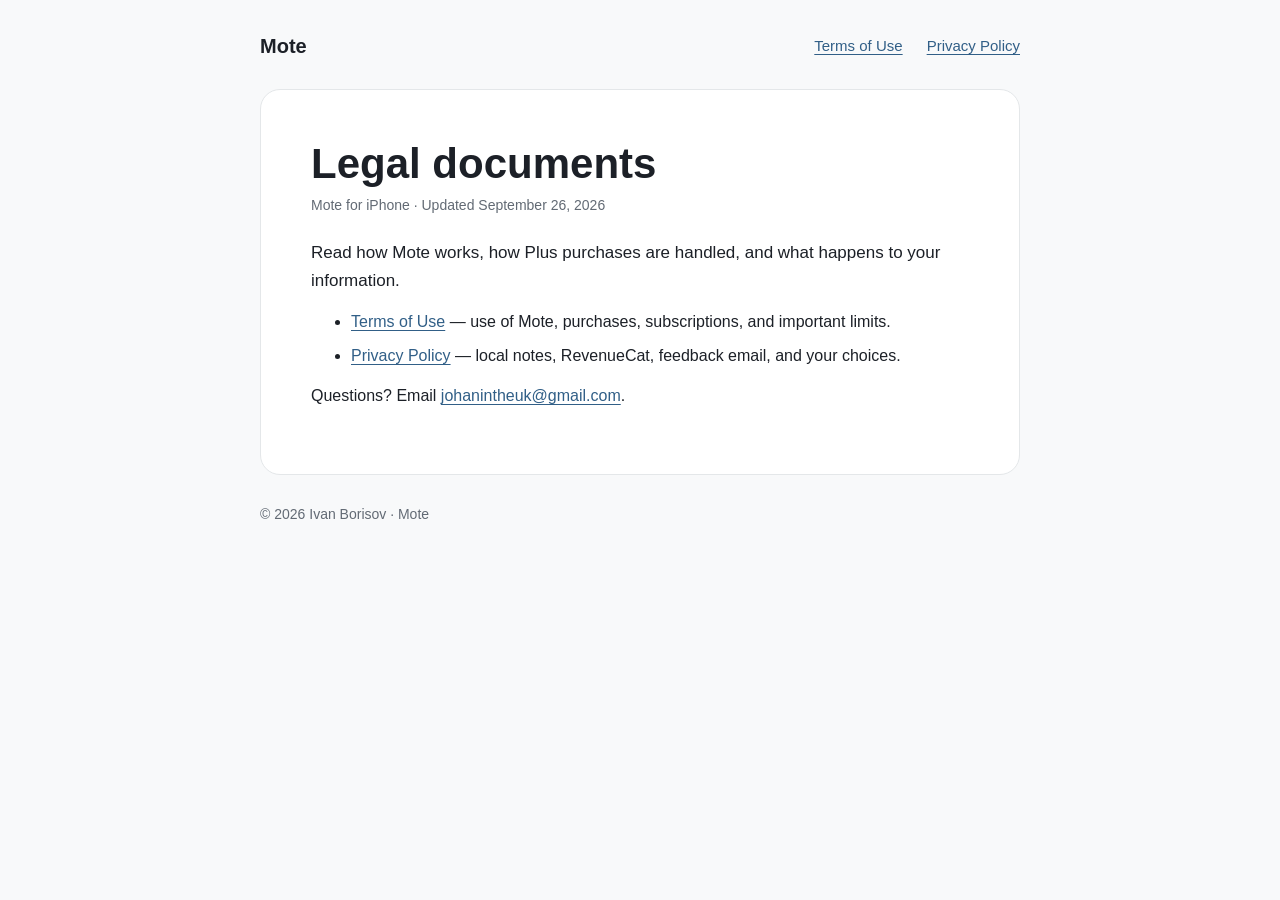
<file: index.html>
<!doctype html>
<html lang="en">
<head>
  <meta charset="utf-8">
  <meta name="viewport" content="width=device-width, initial-scale=1">
  <title>Mote · Legal</title>
  <meta name="description" content="Terms of Use and Privacy Policy for the Mote iPhone app.">
  <link rel="stylesheet" href="styles.css">
</head>
<body>
  <header><nav aria-label="Legal navigation"><a class="brand" href="./">Mote</a><a href="terms.html">Terms of Use</a><a href="privacy.html">Privacy Policy</a></nav></header>
  <main>
    <h1>Legal documents</h1>
    <p class="meta">Mote for iPhone · Updated September 26, 2026</p>
    <p class="intro">Read how Mote works, how Plus purchases are handled, and what happens to your information.</p>
    <ul>
      <li><a href="terms.html">Terms of Use</a> — use of Mote, purchases, subscriptions, and important limits.</li>
      <li><a href="privacy.html">Privacy Policy</a> — local notes, RevenueCat, feedback email, and your choices.</li>
    </ul>
    <p>Questions? Email <a href="mailto:johanintheuk@gmail.com">johanintheuk@gmail.com</a>.</p>
  </main>
  <footer><p>© 2026 Ivan Borisov · Mote</p></footer>
</body>
</html>
</file>
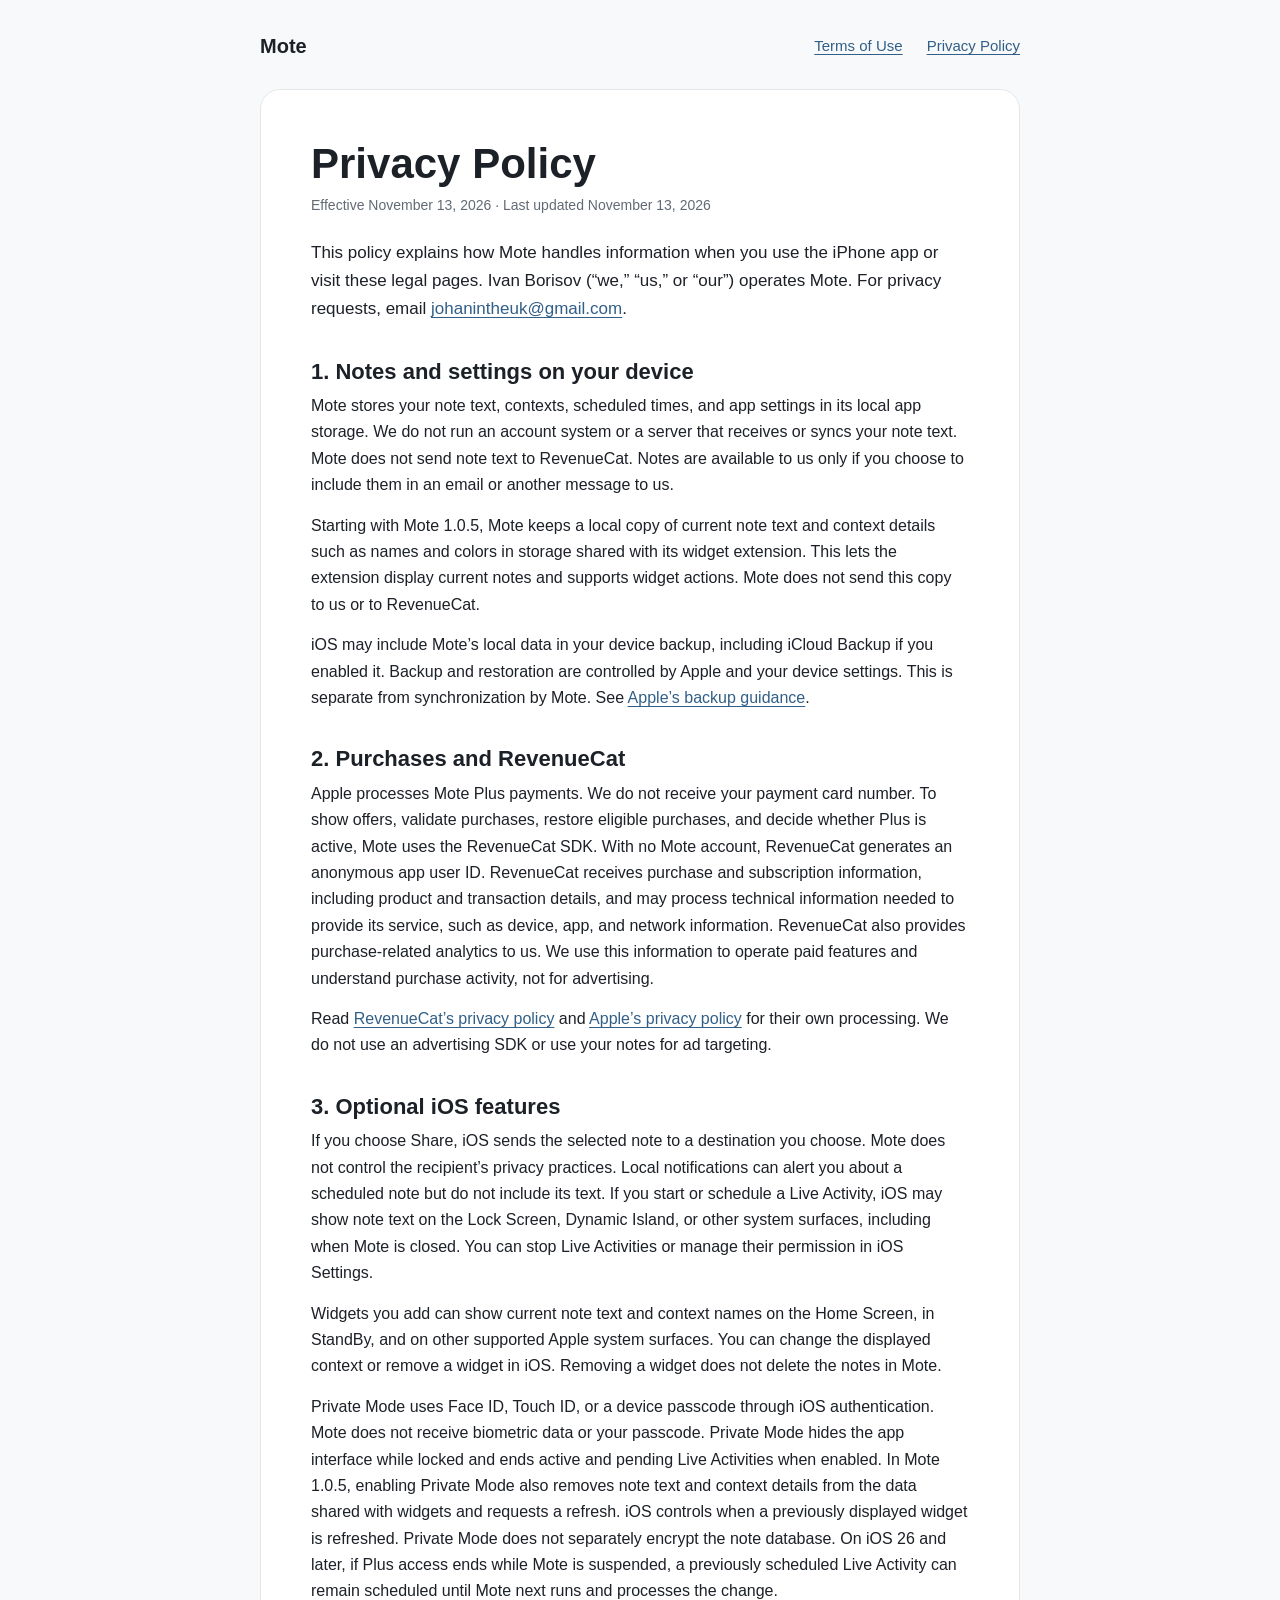
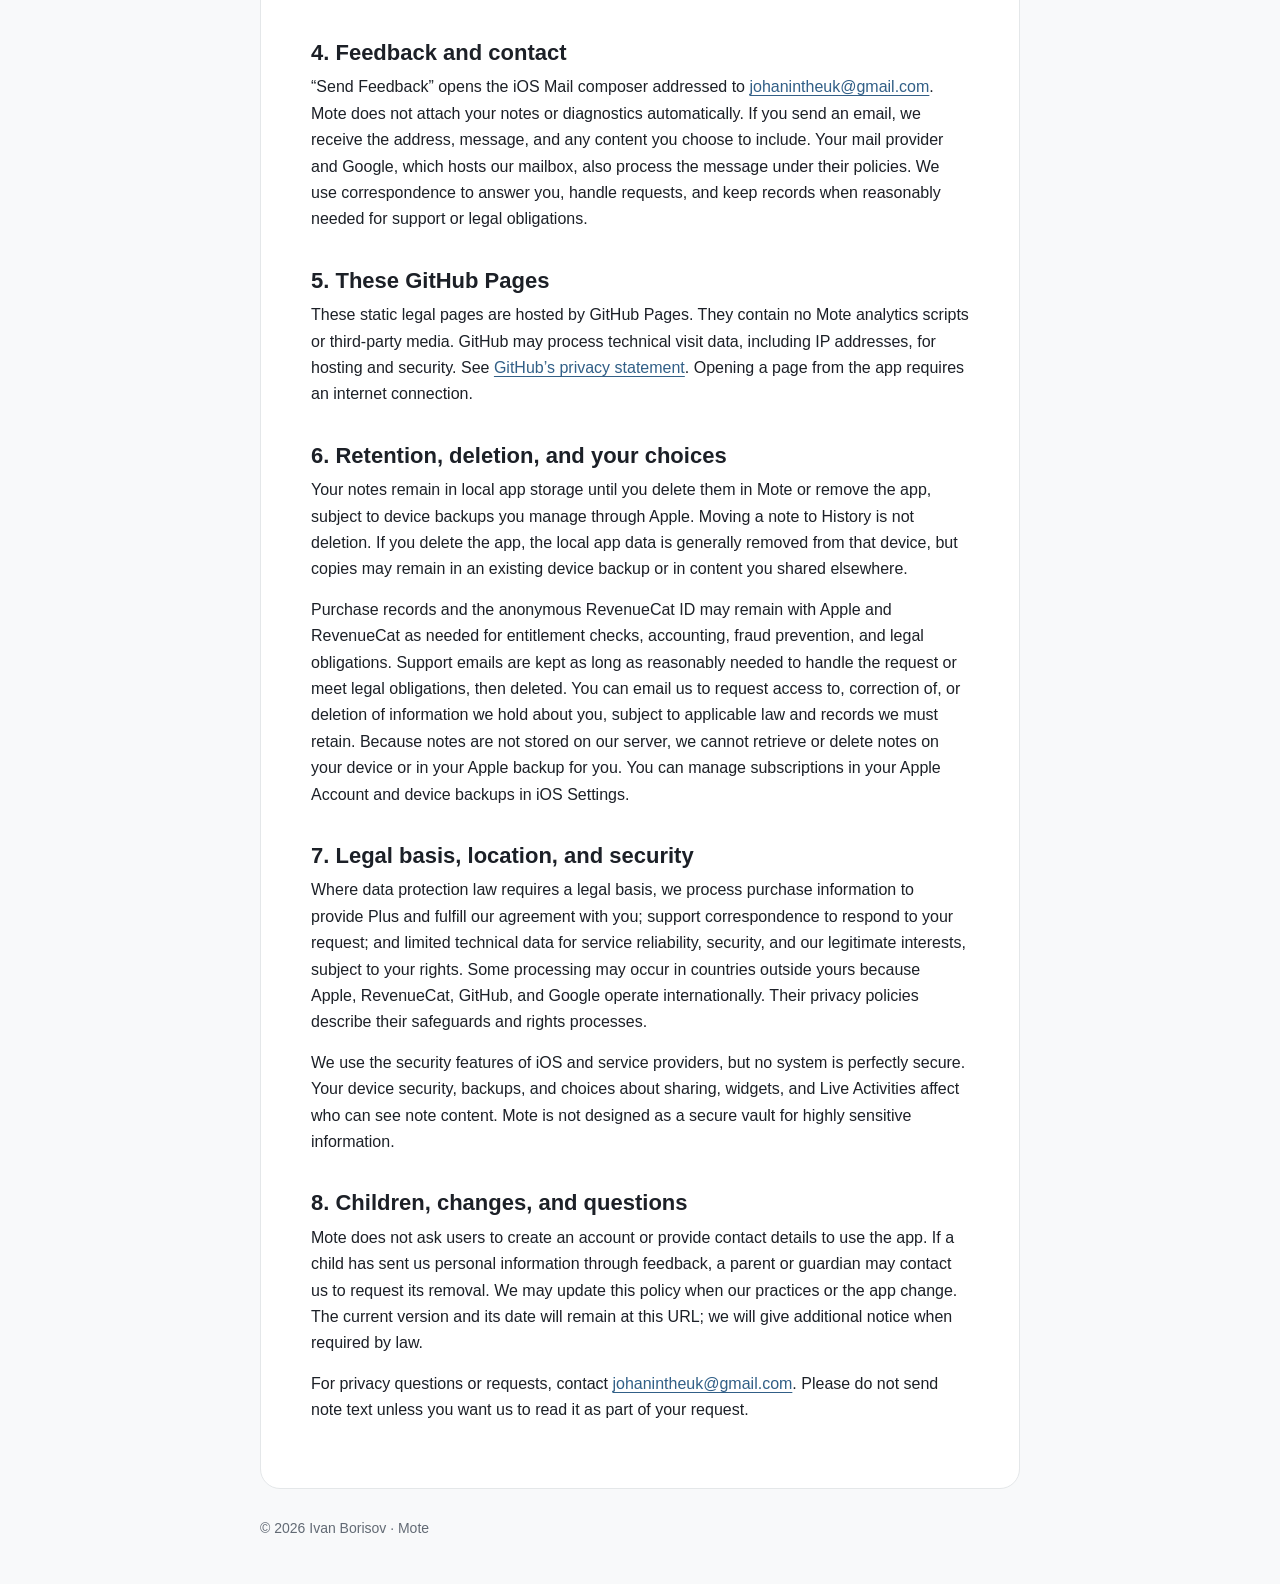
<file: privacy.html>
<!doctype html>
<html lang="en">
<head>
  <meta charset="utf-8">
  <meta name="viewport" content="width=device-width, initial-scale=1">
  <title>Privacy Policy · Mote</title>
  <meta name="description" content="Privacy Policy for the Mote iPhone app.">
  <link rel="stylesheet" href="styles.css">
</head>
<body>
  <header><nav aria-label="Legal navigation"><a class="brand" href="./">Mote</a><a href="terms.html">Terms of Use</a><a href="privacy.html" aria-current="page">Privacy Policy</a></nav></header>
  <main>
    <h1>Privacy Policy</h1>
    <p class="meta">Effective November 13, 2026 · Last updated November 13, 2026</p>
    <p class="intro">This policy explains how Mote handles information when you use the iPhone app or visit these legal pages. Ivan Borisov (“we,” “us,” or “our”) operates Mote. For privacy requests, email <a href="mailto:johanintheuk@gmail.com">johanintheuk@gmail.com</a>.</p>

    <h2>1. Notes and settings on your device</h2>
    <p>Mote stores your note text, contexts, scheduled times, and app settings in its local app storage. We do not run an account system or a server that receives or syncs your note text. Mote does not send note text to RevenueCat. Notes are available to us only if you choose to include them in an email or another message to us.</p>
    <p>Starting with Mote 1.0.5, Mote keeps a local copy of current note text and context details such as names and colors in storage shared with its widget extension. This lets the extension display current notes and supports widget actions. Mote does not send this copy to us or to RevenueCat.</p>
    <p>iOS may include Mote’s local data in your device backup, including iCloud Backup if you enabled it. Backup and restoration are controlled by Apple and your device settings. This is separate from synchronization by Mote. See <a href="https://support.apple.com/guide/iphone/back-up-iphone-iph3ecf67d29/ios">Apple’s backup guidance</a>.</p>

    <h2>2. Purchases and RevenueCat</h2>
    <p>Apple processes Mote Plus payments. We do not receive your payment card number. To show offers, validate purchases, restore eligible purchases, and decide whether Plus is active, Mote uses the RevenueCat SDK. With no Mote account, RevenueCat generates an anonymous app user ID. RevenueCat receives purchase and subscription information, including product and transaction details, and may process technical information needed to provide its service, such as device, app, and network information. RevenueCat also provides purchase-related analytics to us. We use this information to operate paid features and understand purchase activity, not for advertising.</p>
    <p>Read <a href="https://www.revenuecat.com/privacy-policy/">RevenueCat’s privacy policy</a> and <a href="https://www.apple.com/legal/privacy/">Apple’s privacy policy</a> for their own processing. We do not use an advertising SDK or use your notes for ad targeting.</p>

    <h2>3. Optional iOS features</h2>
    <p>If you choose Share, iOS sends the selected note to a destination you choose. Mote does not control the recipient’s privacy practices. Local notifications can alert you about a scheduled note but do not include its text. If you start or schedule a Live Activity, iOS may show note text on the Lock Screen, Dynamic Island, or other system surfaces, including when Mote is closed. You can stop Live Activities or manage their permission in iOS Settings.</p>
    <p>Widgets you add can show current note text and context names on the Home Screen, in StandBy, and on other supported Apple system surfaces. You can change the displayed context or remove a widget in iOS. Removing a widget does not delete the notes in Mote.</p>
    <p>Private Mode uses Face ID, Touch ID, or a device passcode through iOS authentication. Mote does not receive biometric data or your passcode. Private Mode hides the app interface while locked and ends active and pending Live Activities when enabled. In Mote 1.0.5, enabling Private Mode also removes note text and context details from the data shared with widgets and requests a refresh. iOS controls when a previously displayed widget is refreshed. Private Mode does not separately encrypt the note database. On iOS 26 and later, if Plus access ends while Mote is suspended, a previously scheduled Live Activity can remain scheduled until Mote next runs and processes the change.</p>

    <h2>4. Feedback and contact</h2>
    <p>“Send Feedback” opens the iOS Mail composer addressed to <a href="mailto:johanintheuk@gmail.com">johanintheuk@gmail.com</a>. Mote does not attach your notes or diagnostics automatically. If you send an email, we receive the address, message, and any content you choose to include. Your mail provider and Google, which hosts our mailbox, also process the message under their policies. We use correspondence to answer you, handle requests, and keep records when reasonably needed for support or legal obligations.</p>

    <h2>5. These GitHub Pages</h2>
    <p>These static legal pages are hosted by GitHub Pages. They contain no Mote analytics scripts or third-party media. GitHub may process technical visit data, including IP addresses, for hosting and security. See <a href="https://docs.github.com/en/site-policy/privacy-policies/github-general-privacy-statement">GitHub’s privacy statement</a>. Opening a page from the app requires an internet connection.</p>

    <h2>6. Retention, deletion, and your choices</h2>
    <p>Your notes remain in local app storage until you delete them in Mote or remove the app, subject to device backups you manage through Apple. Moving a note to History is not deletion. If you delete the app, the local app data is generally removed from that device, but copies may remain in an existing device backup or in content you shared elsewhere.</p>
    <p>Purchase records and the anonymous RevenueCat ID may remain with Apple and RevenueCat as needed for entitlement checks, accounting, fraud prevention, and legal obligations. Support emails are kept as long as reasonably needed to handle the request or meet legal obligations, then deleted. You can email us to request access to, correction of, or deletion of information we hold about you, subject to applicable law and records we must retain. Because notes are not stored on our server, we cannot retrieve or delete notes on your device or in your Apple backup for you. You can manage subscriptions in your Apple Account and device backups in iOS Settings.</p>

    <h2>7. Legal basis, location, and security</h2>
    <p>Where data protection law requires a legal basis, we process purchase information to provide Plus and fulfill our agreement with you; support correspondence to respond to your request; and limited technical data for service reliability, security, and our legitimate interests, subject to your rights. Some processing may occur in countries outside yours because Apple, RevenueCat, GitHub, and Google operate internationally. Their privacy policies describe their safeguards and rights processes.</p>
    <p>We use the security features of iOS and service providers, but no system is perfectly secure. Your device security, backups, and choices about sharing, widgets, and Live Activities affect who can see note content. Mote is not designed as a secure vault for highly sensitive information.</p>

    <h2>8. Children, changes, and questions</h2>
    <p>Mote does not ask users to create an account or provide contact details to use the app. If a child has sent us personal information through feedback, a parent or guardian may contact us to request its removal. We may update this policy when our practices or the app change. The current version and its date will remain at this URL; we will give additional notice when required by law.</p>
    <p>For privacy questions or requests, contact <a href="mailto:johanintheuk@gmail.com">johanintheuk@gmail.com</a>. Please do not send note text unless you want us to read it as part of your request.</p>
  </main>
  <footer><p>© 2026 Ivan Borisov · Mote</p></footer>
</body>
</html>
</file>
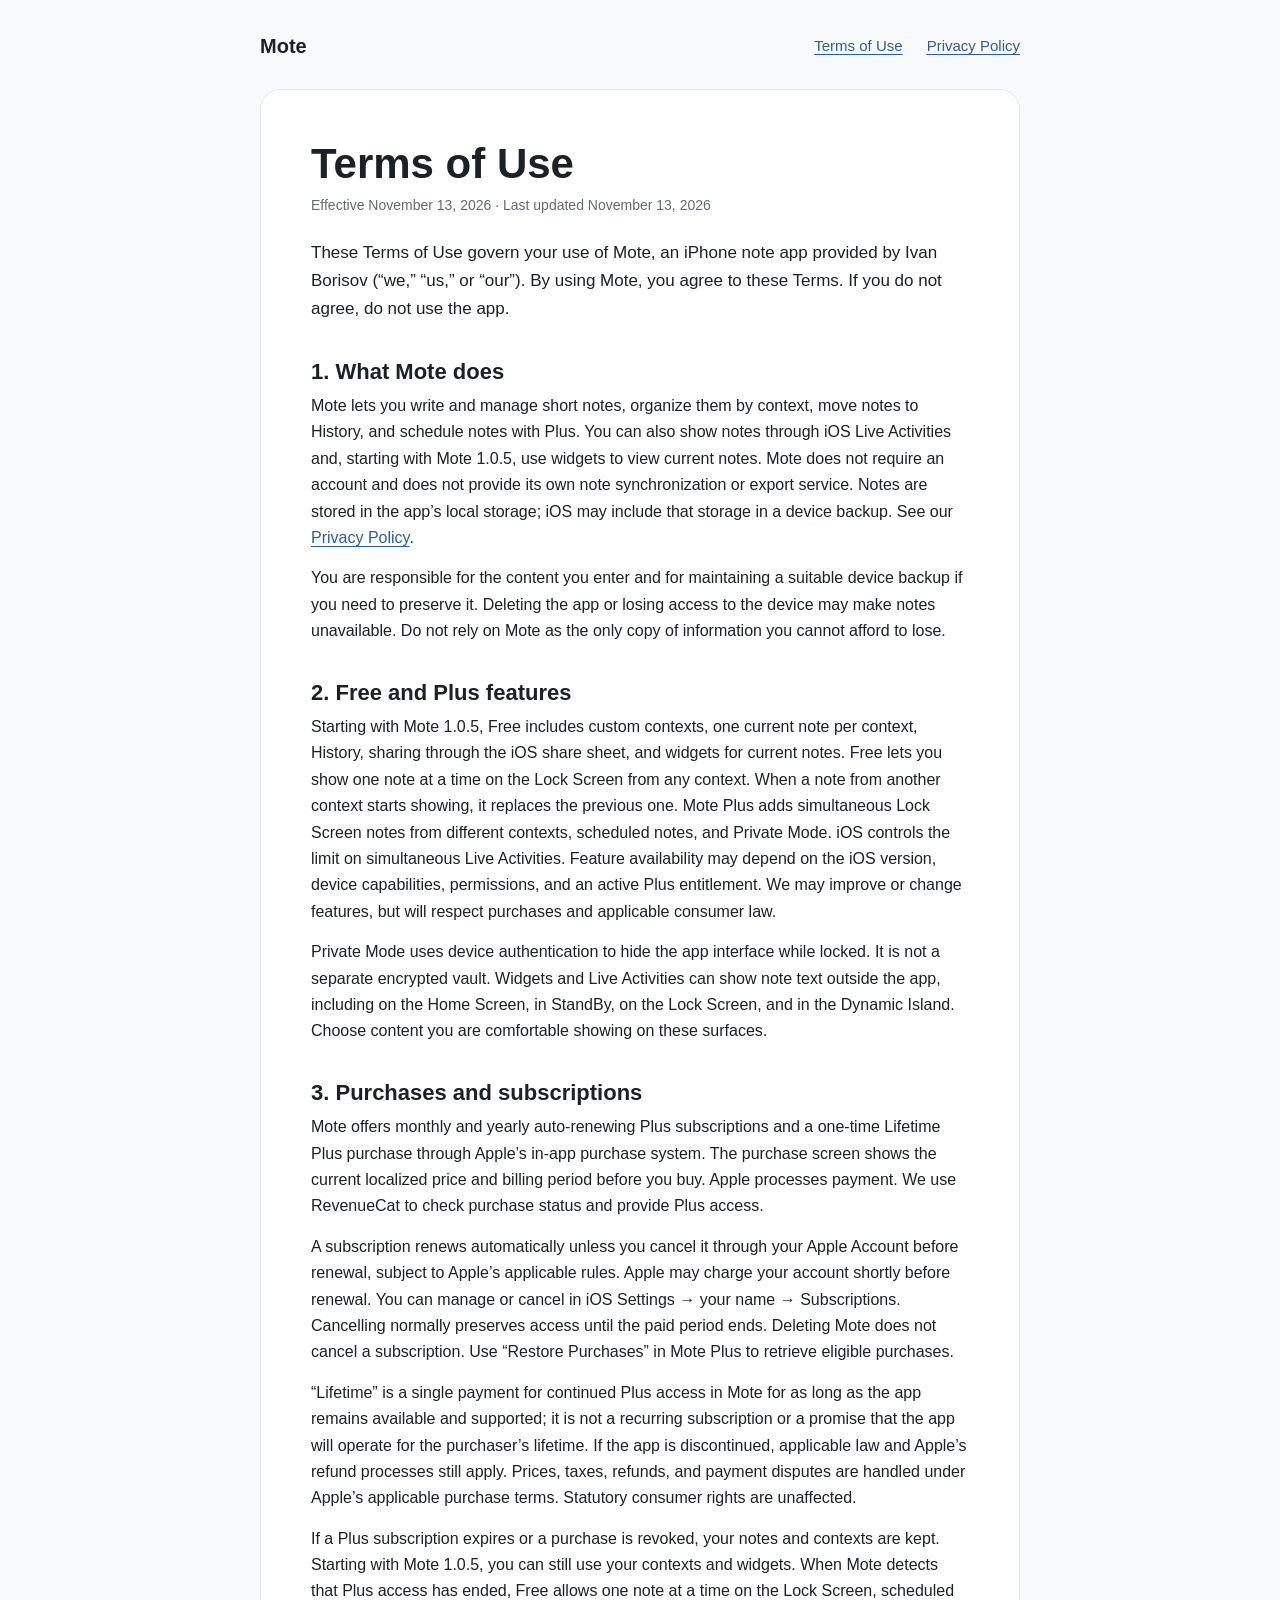
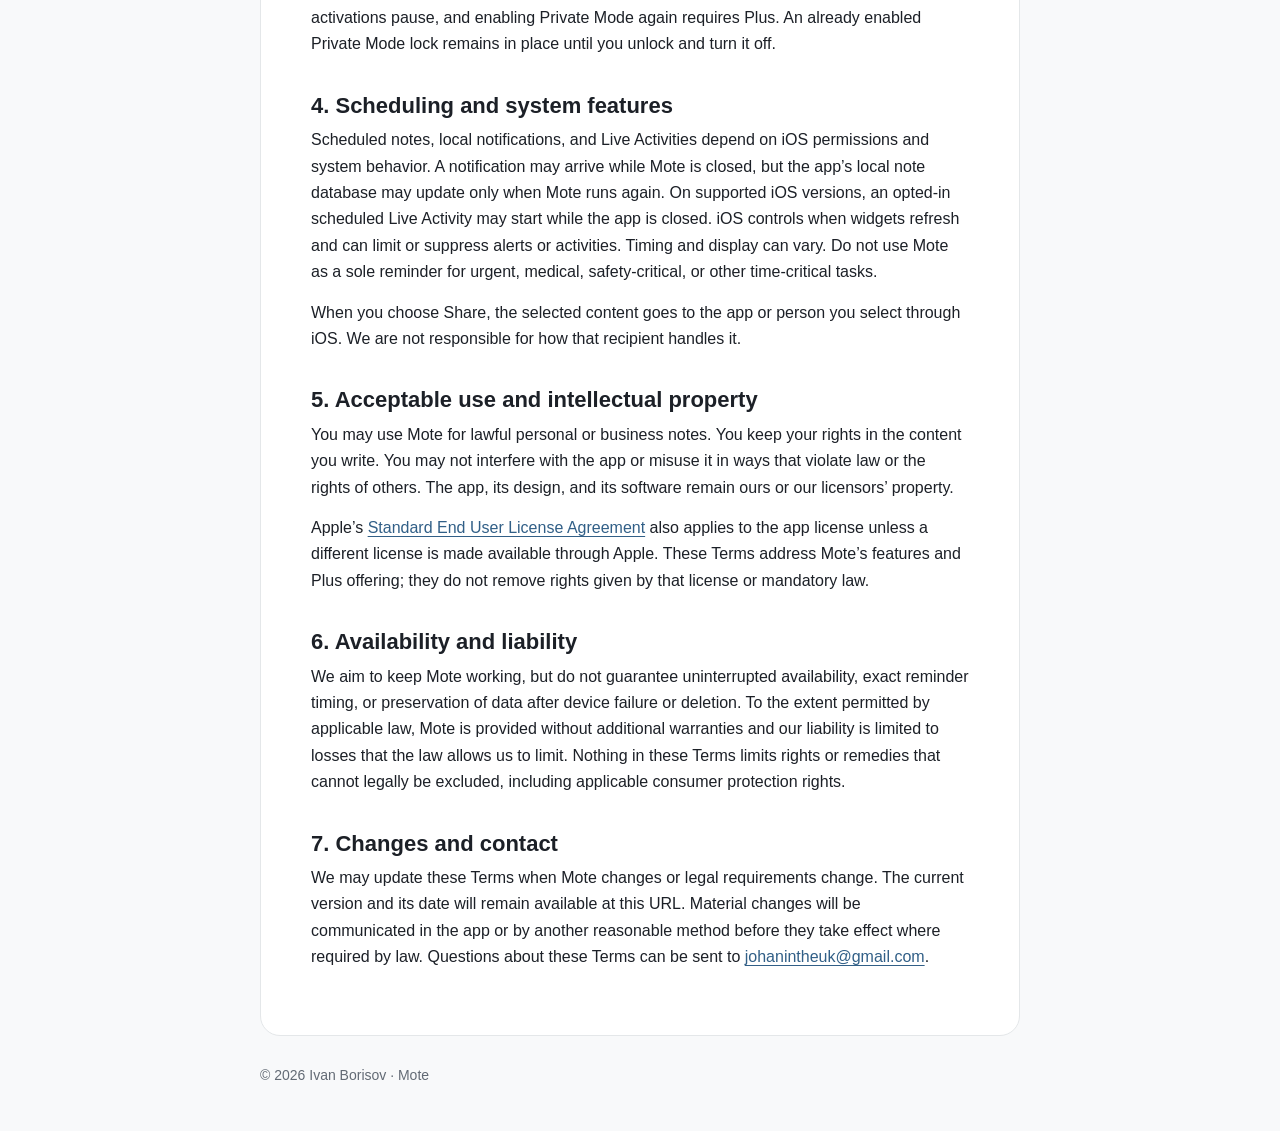
<file: terms.html>
<!doctype html>
<html lang="en">
<head>
  <meta charset="utf-8">
  <meta name="viewport" content="width=device-width, initial-scale=1">
  <title>Terms of Use · Mote</title>
  <meta name="description" content="Terms of Use for the Mote iPhone app.">
  <link rel="stylesheet" href="styles.css">
</head>
<body>
  <header><nav aria-label="Legal navigation"><a class="brand" href="./">Mote</a><a href="terms.html" aria-current="page">Terms of Use</a><a href="privacy.html">Privacy Policy</a></nav></header>
  <main>
    <h1>Terms of Use</h1>
    <p class="meta">Effective November 13, 2026 · Last updated November 13, 2026</p>
    <p class="intro">These Terms of Use govern your use of Mote, an iPhone note app provided by Ivan Borisov (“we,” “us,” or “our”). By using Mote, you agree to these Terms. If you do not agree, do not use the app.</p>

    <h2>1. What Mote does</h2>
    <p>Mote lets you write and manage short notes, organize them by context, move notes to History, and schedule notes with Plus. You can also show notes through iOS Live Activities and, starting with Mote 1.0.5, use widgets to view current notes. Mote does not require an account and does not provide its own note synchronization or export service. Notes are stored in the app’s local storage; iOS may include that storage in a device backup. See our <a href="privacy.html">Privacy Policy</a>.</p>
    <p>You are responsible for the content you enter and for maintaining a suitable device backup if you need to preserve it. Deleting the app or losing access to the device may make notes unavailable. Do not rely on Mote as the only copy of information you cannot afford to lose.</p>

    <h2>2. Free and Plus features</h2>
    <p>Starting with Mote 1.0.5, Free includes custom contexts, one current note per context, History, sharing through the iOS share sheet, and widgets for current notes. Free lets you show one note at a time on the Lock Screen from any context. When a note from another context starts showing, it replaces the previous one. Mote Plus adds simultaneous Lock Screen notes from different contexts, scheduled notes, and Private Mode. iOS controls the limit on simultaneous Live Activities. Feature availability may depend on the iOS version, device capabilities, permissions, and an active Plus entitlement. We may improve or change features, but will respect purchases and applicable consumer law.</p>
    <p>Private Mode uses device authentication to hide the app interface while locked. It is not a separate encrypted vault. Widgets and Live Activities can show note text outside the app, including on the Home Screen, in StandBy, on the Lock Screen, and in the Dynamic Island. Choose content you are comfortable showing on these surfaces.</p>

    <h2>3. Purchases and subscriptions</h2>
    <p>Mote offers monthly and yearly auto-renewing Plus subscriptions and a one-time Lifetime Plus purchase through Apple’s in-app purchase system. The purchase screen shows the current localized price and billing period before you buy. Apple processes payment. We use RevenueCat to check purchase status and provide Plus access.</p>
    <p>A subscription renews automatically unless you cancel it through your Apple Account before renewal, subject to Apple’s applicable rules. Apple may charge your account shortly before renewal. You can manage or cancel in iOS Settings → your name → Subscriptions. Cancelling normally preserves access until the paid period ends. Deleting Mote does not cancel a subscription. Use “Restore Purchases” in Mote Plus to retrieve eligible purchases.</p>
    <p>“Lifetime” is a single payment for continued Plus access in Mote for as long as the app remains available and supported; it is not a recurring subscription or a promise that the app will operate for the purchaser’s lifetime. If the app is discontinued, applicable law and Apple’s refund processes still apply. Prices, taxes, refunds, and payment disputes are handled under Apple’s applicable purchase terms. Statutory consumer rights are unaffected.</p>
    <p>If a Plus subscription expires or a purchase is revoked, your notes and contexts are kept. Starting with Mote 1.0.5, you can still use your contexts and widgets. When Mote detects that Plus access has ended, Free allows one note at a time on the Lock Screen, scheduled activations pause, and enabling Private Mode again requires Plus. An already enabled Private Mode lock remains in place until you unlock and turn it off.</p>

    <h2>4. Scheduling and system features</h2>
    <p>Scheduled notes, local notifications, and Live Activities depend on iOS permissions and system behavior. A notification may arrive while Mote is closed, but the app’s local note database may update only when Mote runs again. On supported iOS versions, an opted-in scheduled Live Activity may start while the app is closed. iOS controls when widgets refresh and can limit or suppress alerts or activities. Timing and display can vary. Do not use Mote as a sole reminder for urgent, medical, safety-critical, or other time-critical tasks.</p>
    <p>When you choose Share, the selected content goes to the app or person you select through iOS. We are not responsible for how that recipient handles it.</p>

    <h2>5. Acceptable use and intellectual property</h2>
    <p>You may use Mote for lawful personal or business notes. You keep your rights in the content you write. You may not interfere with the app or misuse it in ways that violate law or the rights of others. The app, its design, and its software remain ours or our licensors’ property.</p>
    <p>Apple’s <a href="https://www.apple.com/legal/internet-services/itunes/dev/stdeula/">Standard End User License Agreement</a> also applies to the app license unless a different license is made available through Apple. These Terms address Mote’s features and Plus offering; they do not remove rights given by that license or mandatory law.</p>

    <h2>6. Availability and liability</h2>
    <p>We aim to keep Mote working, but do not guarantee uninterrupted availability, exact reminder timing, or preservation of data after device failure or deletion. To the extent permitted by applicable law, Mote is provided without additional warranties and our liability is limited to losses that the law allows us to limit. Nothing in these Terms limits rights or remedies that cannot legally be excluded, including applicable consumer protection rights.</p>

    <h2>7. Changes and contact</h2>
    <p>We may update these Terms when Mote changes or legal requirements change. The current version and its date will remain available at this URL. Material changes will be communicated in the app or by another reasonable method before they take effect where required by law. Questions about these Terms can be sent to <a href="mailto:johanintheuk@gmail.com">johanintheuk@gmail.com</a>.</p>
  </main>
  <footer><p>© 2026 Ivan Borisov · Mote</p></footer>
</body>
</html>
</file>
<file: styles.css>
:root { color-scheme: light; font-family: -apple-system, BlinkMacSystemFont, "Segoe UI", sans-serif; background: #f8f9fa; color: #1c2027; }
* { box-sizing: border-box; }
body { margin: 0; line-height: 1.65; }
a { color: #315f87; text-underline-offset: 3px; }
a:focus-visible { outline: 3px solid #315f87; outline-offset: 3px; }
header, main, footer { width: min(100% - 40px, 760px); margin-inline: auto; }
header { padding-top: 30px; }
nav { display: flex; flex-wrap: wrap; align-items: center; gap: 12px 24px; }
nav a { font-size: 15px; }
.brand { margin-right: auto; color: #1c2027; font-size: 20px; font-weight: 700; text-decoration: none; }
main { margin-top: 26px; padding: clamp(24px, 5vw, 50px); border: 1px solid #e4e7e9; border-radius: 20px; background: #fff; }
h1 { margin: 0 0 6px; font-size: clamp(30px, 5vw, 42px); line-height: 1.15; }
h2 { margin: 34px 0 8px; font-size: 22px; line-height: 1.25; }
p, ul { margin: 0 0 14px; }
li + li { margin-top: 7px; }
.meta { color: #626a74; font-size: 14px; }
.intro { margin-top: 22px; font-size: 17px; }
footer { padding: 28px 0 44px; color: #626a74; font-size: 14px; }
footer p { margin-bottom: 0; }
@media (max-width: 480px) { header { padding-top: 20px; } main { margin-top: 20px; border-radius: 16px; } }
</file>
